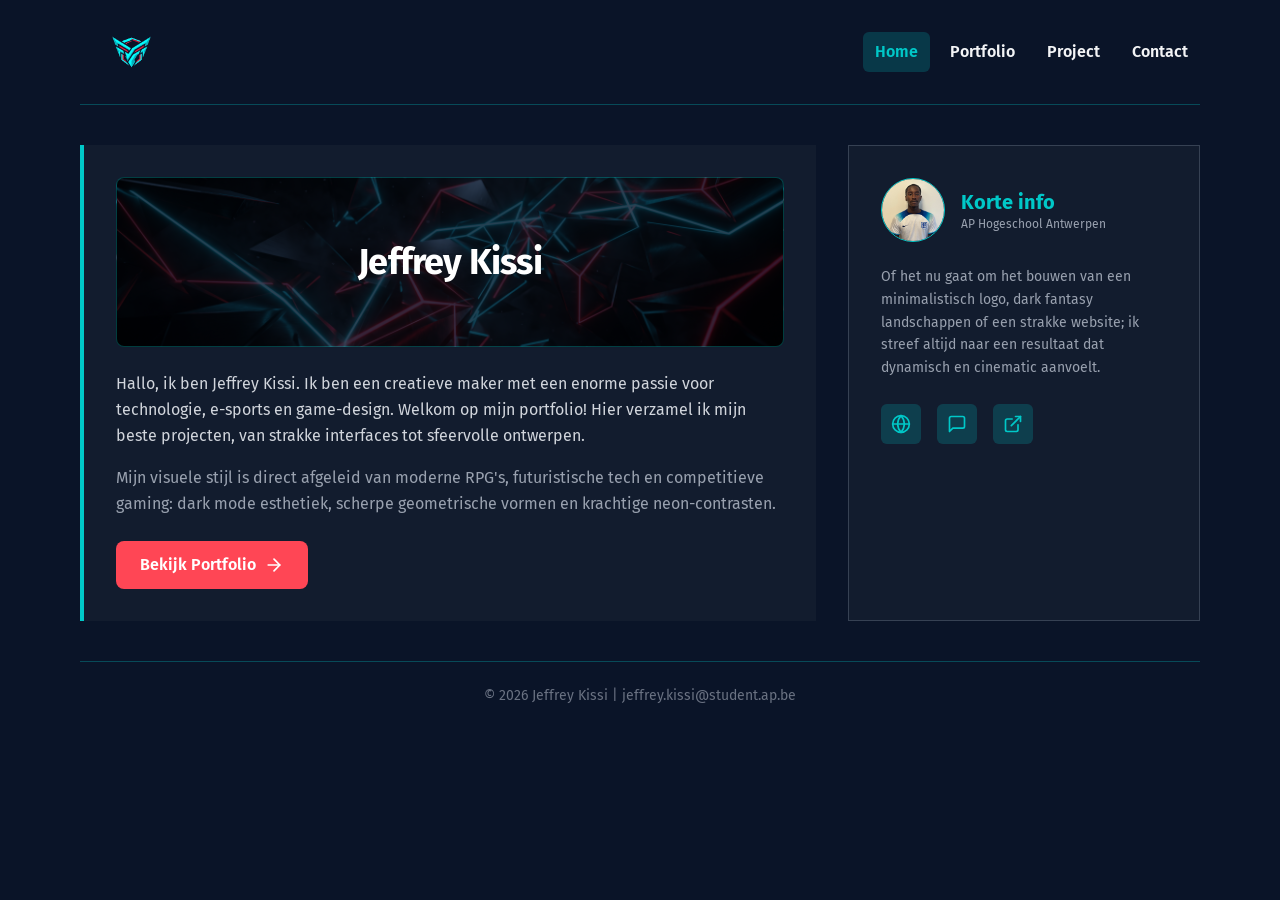
<file: Index.html>
<!DOCTYPE html>
<html lang="nl-BE">
<head>
    <meta charset="UTF-8">
    <meta name="viewport" content="width=device-width, initial-scale=1.0">
    <title>Jeffrey Kissi - Portfolio Systeem- en Netwerkbeheer</title>
    <meta name="description" content="Portfolio van Jeffrey Kissi, student systeem- en netwerkbeheer aan AP Hogeschool met een passie voor tech, netwerken en game-design.">
    <link rel="preconnect" href="https://fonts.googleapis.com">
    <link rel="preconnect" href="https://fonts.gstatic.com" crossorigin>
    <link href="https://fonts.googleapis.com/css2?family=Fira+Sans:wght@400;600;700&display=swap" rel="stylesheet">
    <link rel="stylesheet" href="css/tailwind.css">
    <link rel="stylesheet" href="css/style.css">
</head>
<body>
    <a href="#inhoud" class="sr-only focus:not-sr-only focus:absolute focus:left-2 focus:top-2 focus:rounded-lg focus:bg-[#00C8C8] focus:px-4 focus:py-2 focus:font-bold focus:text-[#0A1428] focus-visible:outline-2 focus-visible:outline-offset-2 focus-visible:outline-white">
        Ga naar de inhoud
    </a>
    
    <div class="max-w-6xl mx-auto px-4">

        <header class="flex flex-wrap items-center justify-between py-6 border-b border-[#00C8C8]/30">
            <a href="index.html" class="rounded-md focus-visible:outline-2 focus-visible:outline-offset-2 focus-visible:outline-[#00C8C8]">
                <img src="images/logo.png" alt="Logo van Jeffrey Kissi" width="200" height="100" class="h-14 w-auto object-contain">
            </a>
            
            <input type="checkbox" id="menu-knop" class="peer sr-only">
            <label for="menu-knop" class="cursor-pointer border border-[#00C8C8] px-3 py-2 text-[#00C8C8] peer-focus-visible:outline-2 peer-focus-visible:outline-offset-2 peer-focus-visible:outline-[#00C8C8] md:hidden">
                Menu
            </label>

            <nav aria-label="Hoofdmenu" class="hidden w-full peer-checked:block md:block md:w-auto mt-4 md:mt-0">
                <ul class="flex flex-col md:flex-row md:gap-2 font-semibold">
                    <li>
                        <a href="index.html" aria-current="page" class="block px-3 py-2 rounded-md bg-[#00C8C8]/20 text-[#00C8C8] focus-visible:outline-2 focus-visible:outline-offset-2 focus-visible:outline-[#00C8C8]">Home</a>
                    </li>
                    <li>
                        <a href="portfolio.html" class="block px-3 py-2 rounded-md hover:bg-gray-800 hover:text-[#00C8C8] focus-visible:outline-2 focus-visible:outline-offset-2 focus-visible:outline-[#00C8C8]">Portfolio</a>
                    </li>
                    <li>
                        <a href="project.html" class="block px-3 py-2 rounded-md hover:bg-gray-800 hover:text-[#00C8C8] focus-visible:outline-2 focus-visible:outline-offset-2 focus-visible:outline-[#00C8C8]">Project</a>
                    </li>
                    <li>
                        <a href="contact.html" class="block px-3 py-2 rounded-md hover:bg-gray-800 hover:text-[#00C8C8] focus-visible:outline-2 focus-visible:outline-offset-2 focus-visible:outline-[#00C8C8]">Contact</a>
                    </li>
                </ul>
            </nav>
        </header>

        <div class="grid grid-cols-1 md:grid-cols-3 gap-8 py-10">
            
            <main id="inhoud" class="md:col-span-2 bg-gray-800/40 p-8 border-l-4 border-[#00C8C8]">
                <div class="bg-[url(../images/sfeerbeeld3.jpg)] bg-cover bg-center bg-gray-700 bg-blend-multiply px-6 py-16 mb-6 text-center border border-[#00C8C8]/30 rounded-lg">
                    <h1 class="text-4xl font-bold tracking-tight text-white">Jeffrey Kissi</h1>
                </div>

                <p class="text-gray-300 leading-relaxed mb-4">
                    Hallo, ik ben Jeffrey Kissi. Ik ben een creatieve maker met een enorme passie voor technologie, e-sports en game-design. Welkom op mijn portfolio! Hier verzamel ik mijn beste projecten, van strakke interfaces tot sfeervolle ontwerpen.
                </p>
                <p class="text-gray-400 leading-relaxed mb-6">
                    Mijn visuele stijl is direct afgeleid van moderne RPG's, futuristische tech en competitieve gaming: dark mode esthetiek, scherpe geometrische vormen en krachtige neon-contrasten.
                </p>

                <a href="portfolio.html" class="inline-flex items-center gap-2 bg-[#FF4655] hover:bg-red-600 text-white font-semibold py-3 px-6 rounded-lg focus-visible:outline-2 focus-visible:outline-offset-2 focus-visible:outline-[#00C8C8]">
                    Bekijk Portfolio
                    <svg xmlns="http://www.w3.org/2000/svg" width="24" height="24" viewBox="0 0 24 24" fill="none" stroke="currentColor" stroke-width="2" stroke-linecap="round" stroke-linejoin="round" class="size-5" aria-hidden="true"><path d="M5 12h14"/><path d="m12 5 7 7-7 7"/></svg>
                </a>
            </main>

            <aside class="bg-gray-800/40 p-8 border border-gray-700">
                <div class="flex items-center gap-4 mb-6">
                    <img src="images/prof-foto.jpeg" alt="Portretfoto van Jeffrey Kissi" width="800" height="1066" class="size-16 rounded-full object-cover border border-[#00C8C8]">
                    <div>
                        <h2 class="font-bold text-xl text-[#00C8C8]">Korte info</h2>
                        <p class="text-xs text-gray-400">AP Hogeschool Antwerpen</p>
                    </div>
                </div>
                <p class="text-gray-400 text-sm leading-relaxed mb-6">
                    Of het nu gaat om het bouwen van een minimalistisch logo, dark fantasy landschappen of een strakke website; ik streef altijd naar een resultaat dat dynamisch en cinematic aanvoelt.
                </p>
                <div class="flex gap-4">
                    <a href="https://facebook.com" class="inline-flex items-center justify-center size-10 bg-[#00C8C8]/20 text-[#00C8C8] hover:bg-[#00C8C8] hover:text-[#0A1428] rounded-md focus-visible:outline-2 focus-visible:outline-offset-2 focus-visible:outline-[#00C8C8]">
                        <svg xmlns="http://www.w3.org/2000/svg" width="24" height="24" viewBox="0 0 24 24" fill="none" stroke="currentColor" stroke-width="2" stroke-linecap="round" stroke-linejoin="round" class="size-5" aria-hidden="true"><circle cx="12" cy="12" r="10"/><path d="M12 2a15.3 15.3 0 0 1 4 10 15.3 15.3 0 0 1-4 10 15.3 15.3 0 0 1-4-10 15.3 15.3 0 0 1 4-10z"/><path d="M2 12h20"/></svg>
                        <span class="sr-only">Volg mij online</span>
                    </a>
                    <a href="https://instagram.com" class="inline-flex items-center justify-center size-10 bg-[#00C8C8]/20 text-[#00C8C8] hover:bg-[#00C8C8] hover:text-[#0A1428] rounded-md focus-visible:outline-2 focus-visible:outline-offset-2 focus-visible:outline-[#00C8C8]">
                        <svg xmlns="http://www.w3.org/2000/svg" width="24" height="24" viewBox="0 0 24 24" fill="none" stroke="currentColor" stroke-width="2" stroke-linecap="round" stroke-linejoin="round" class="size-5" aria-hidden="true"><path d="M21 15a2 2 0 0 1-2 2H7l-4 4V5a2 2 0 0 1 2-2h14a2 2 0 0 1 2 2z"/></svg>
                        <span class="sr-only">Stuur een bericht</span>
                    </a>
                    <a href="https://youtube.com" class="inline-flex items-center justify-center size-10 bg-[#00C8C8]/20 text-[#00C8C8] hover:bg-[#00C8C8] hover:text-[#0A1428] rounded-md focus-visible:outline-2 focus-visible:outline-offset-2 focus-visible:outline-[#00C8C8]">
                        <svg xmlns="http://www.w3.org/2000/svg" width="24" height="24" viewBox="0 0 24 24" fill="none" stroke="currentColor" stroke-width="2" stroke-linecap="round" stroke-linejoin="round" class="size-5" aria-hidden="true"><path d="M18 13v6a2 2 0 0 1-2 2H5a2 2 0 0 1-2-2V8a2 2 0 0 1 2-2h6"/><polyline points="15 3 21 3 21 9"/><line x1="10" x2="21" y1="14" y2="3"/></svg>
                        <span class="sr-only">Externe links</span>
                    </a>
                </div>
            </aside>
            
        </div>

        <footer class="border-t border-[#00C8C8]/30 py-6 text-center text-sm text-gray-500">
            <p>&copy; 2026 Jeffrey Kissi | jeffrey.kissi@student.ap.be</p>
        </footer>

    </div>
</body>
</html>
</file>
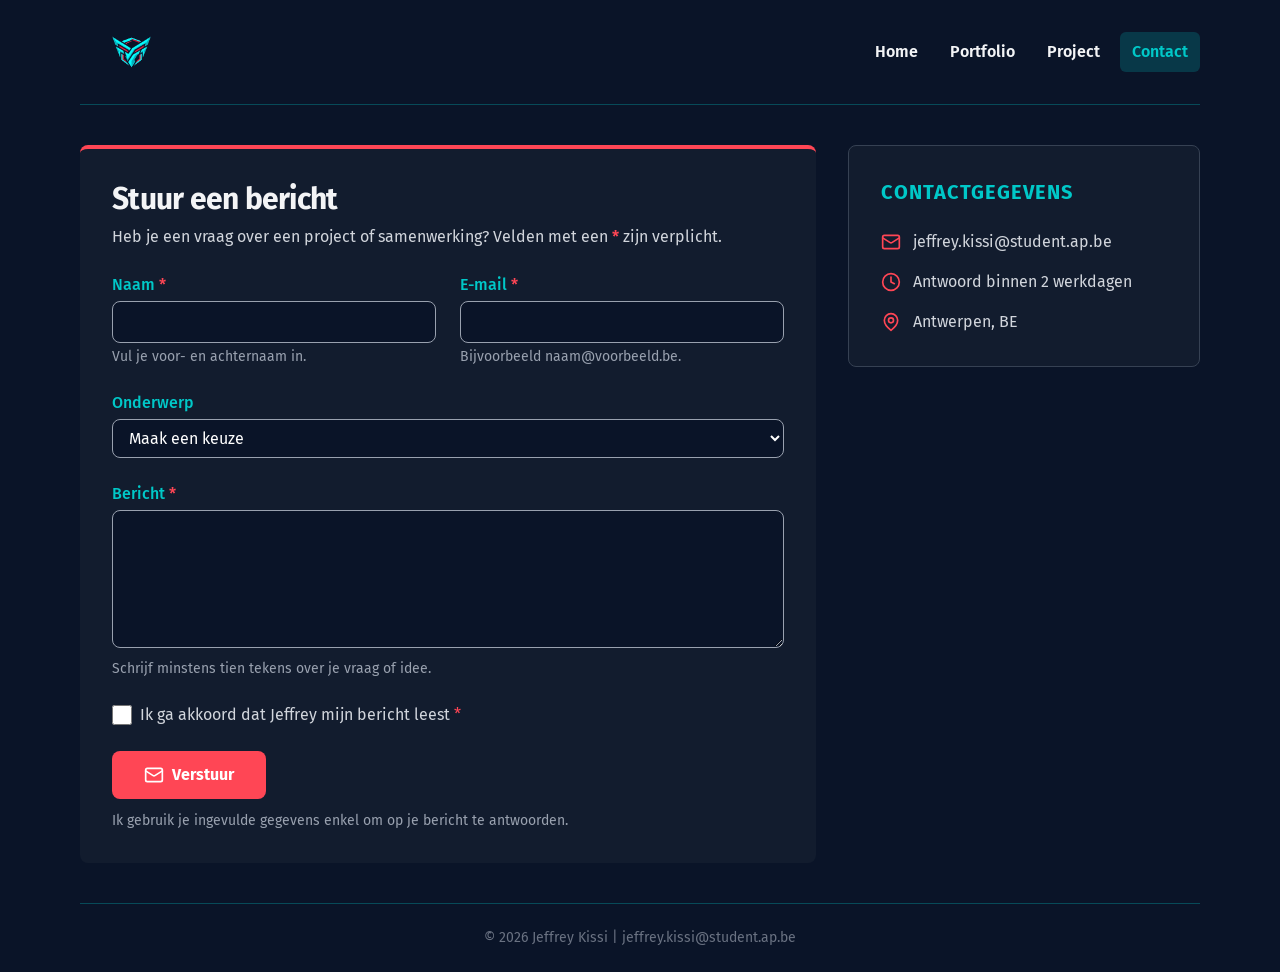
<file: contact.html>
<!DOCTYPE html>
<html lang="nl-BE">
<head>
    <meta charset="UTF-8">
    <meta name="viewport" content="width=device-width, initial-scale=1.0">
    <title>Contact - Neem contact op met Jeffrey Kissi</title>
    <meta name="description" content="Stuur Jeffrey Kissi een bericht voor vragen over een stageplaats, een netwerkproject of een creatieve samenwerking.">
    <link rel="preconnect" href="https://fonts.googleapis.com">
    <link rel="preconnect" href="https://fonts.gstatic.com" crossorigin>
    <link href="https://fonts.googleapis.com/css2?family=Fira+Sans:wght@400;600;700&display=swap" rel="stylesheet">
    <link rel="stylesheet" href="css/tailwind.css">
    <link rel="stylesheet" href="css/style.css">
</head>
<body>
    <a href="#inhoud" class="sr-only focus:not-sr-only focus:absolute focus:left-2 focus:top-2 focus:rounded-lg focus:bg-[#00C8C8] focus:px-4 focus:py-2 focus:font-bold focus:text-[#0A1428] focus-visible:outline-2 focus-visible:outline-offset-2 focus-visible:outline-white">
        Ga naar de inhoud
    </a>
    
    <div class="max-w-6xl mx-auto px-4">
        
        <header class="flex flex-wrap items-center justify-between py-6 border-b border-[#00C8C8]/30">
            <a href="index.html" class="rounded-md focus-visible:outline-2 focus-visible:outline-offset-2 focus-visible:outline-[#00C8C8]">
                <img src="images/logo.png" alt="Logo van Jeffrey Kissi" width="200" height="100" class="h-14 w-auto object-contain">
            </a>
            
            <input type="checkbox" id="menu-knop" class="peer sr-only">
            <label for="menu-knop" class="cursor-pointer border border-[#00C8C8] px-3 py-2 text-[#00C8C8] peer-focus-visible:outline-2 peer-focus-visible:outline-offset-2 peer-focus-visible:outline-[#00C8C8] md:hidden">
                Menu
            </label>

            <nav aria-label="Hoofdmenu" class="hidden w-full peer-checked:block md:block md:w-auto mt-4 md:mt-0">
                <ul class="flex flex-col md:flex-row md:gap-2 font-semibold">
                    <li>
                        <a href="index.html" class="block px-3 py-2 rounded-md hover:bg-gray-800 hover:text-[#00C8C8] focus-visible:outline-2 focus-visible:outline-offset-2 focus-visible:outline-[#00C8C8]">Home</a>
                    </li>
                    <li>
                        <a href="portfolio.html" class="block px-3 py-2 rounded-md hover:bg-gray-800 hover:text-[#00C8C8] focus-visible:outline-2 focus-visible:outline-offset-2 focus-visible:outline-[#00C8C8]">Portfolio</a>
                    </li>
                    <li>
                        <a href="project.html" class="block px-3 py-2 rounded-md hover:bg-gray-800 hover:text-[#00C8C8] focus-visible:outline-2 focus-visible:outline-offset-2 focus-visible:outline-[#00C8C8]">Project</a>
                    </li>
                    <li>
                        <a href="contact.html" aria-current="page" class="block px-3 py-2 rounded-md bg-[#00C8C8]/20 text-[#00C8C8] focus-visible:outline-2 focus-visible:outline-offset-2 focus-visible:outline-[#00C8C8]">Contact</a>
                    </li>
                </ul>
            </nav>
        </header>

        <div class="grid grid-cols-1 md:grid-cols-3 gap-8 py-10">
            
            <main id="inhoud" class="md:col-span-2 bg-gray-800/40 p-8 border-t-4 border-[#FF4655] rounded-lg">
                <h1 class="text-3xl font-bold tracking-tight mb-2">Stuur een bericht</h1>
                <p class="mb-6 text-gray-300">
                    Heb je een vraag over een project of samenwerking? Velden met een <span class="font-semibold text-[#FF4655]">*</span> zijn verplicht.
                </p>
                
                <form name="contact" method="POST" data-netlify="true" class="grid gap-6 md:grid-cols-2">
                    <div>
                        <label for="naam" class="block font-medium text-[#00C8C8]">
                            Naam <span class="text-[#FF4655]" aria-hidden="true">*</span>
                        </label>
                        <input type="text" id="naam" name="naam" autocomplete="name" required aria-describedby="naam-hulp"
                            class="peer mt-1 w-full rounded-lg border border-gray-400 bg-[#0A1428] px-3 py-2 text-white user-invalid:border-red-500 focus-visible:outline-2 focus-visible:outline-offset-2 focus-visible:outline-[#00C8C8]">
                        <p id="naam-hulp" class="mt-1 text-sm text-gray-400">
                            Vul je voor- en achternaam in.
                        </p>
                        <p class="mt-1 hidden text-sm font-semibold text-red-400 peer-user-invalid:block">
                            Vul je naam in. Dit veld is verplicht. 
                        </p>
                    </div>
                    
                    <div>
                        <label for="email" class="block font-medium text-[#00C8C8]">
                            E-mail <span class="text-[#FF4655]" aria-hidden="true">*</span>
                        </label>
                        <input type="email" id="email" name="email" autocomplete="email" required aria-describedby="email-hulp"
                            class="peer mt-1 w-full rounded-lg border border-gray-400 bg-[#0A1428] px-3 py-2 text-white user-invalid:border-red-500 focus-visible:outline-2 focus-visible:outline-offset-2 focus-visible:outline-[#00C8C8]">
                        <p id="email-hulp" class="mt-1 text-sm text-gray-400">
                            Bijvoorbeeld naam@voorbeeld.be.
                        </p>
                        <p class="mt-1 hidden text-sm font-semibold text-red-400 peer-user-invalid:block">
                            Dit e-mailadres klopt niet. Vul het in zoals naam@voorbeeld.be.
                        </p>
                    </div>

                    <div class="md:col-span-2">
                        <label for="onderwerp" class="block font-medium text-[#00C8C8]">Onderwerp</label>
                        <select id="onderwerp" name="onderwerp"
                            class="mt-1 w-full rounded-lg border border-gray-400 bg-[#0A1428] px-3 py-2 text-white focus-visible:outline-2 focus-visible:outline-offset-2 focus-visible:outline-[#00C8C8]">
                            <option value="">Maak een keuze</option>
                            <option value="stage">Stage</option>
                            <option value="project">Project of ontwerp</option>
                            <option value="vraag">Andere vraag</option>
                        </select>
                    </div>
                    
                    <div class="md:col-span-2">
                        <label for="bericht" class="block font-medium text-[#00C8C8]">
                            Bericht <span class="text-[#FF4655]" aria-hidden="true">*</span>
                        </label>
                        <textarea id="bericht" name="bericht" rows="5" required minlength="10" aria-describedby="bericht-hulp"
                            class="peer mt-1 w-full rounded-lg border border-gray-400 bg-[#0A1428] px-3 py-2 text-white user-invalid:border-red-500 focus-visible:outline-2 focus-visible:outline-offset-2 focus-visible:outline-[#00C8C8]"></textarea>
                        <p id="bericht-hulp" class="mt-1 text-sm text-gray-400">
                            Schrijf minstens tien tekens over je vraag of idee.
                        </p>
                        <p class="mt-1 hidden text-sm font-semibold text-red-400 peer-user-invalid:block">
                            Je bericht is te kort. Schrijf minstens tien tekens.
                        </p>
                    </div>

                    <div class="md:col-span-2 flex items-center gap-2">
                        <input type="checkbox" id="akkoord" name="akkoord" value="ja" required
                            class="size-5 accent-[#FF4655] focus-visible:outline-2 focus-visible:outline-offset-2 focus-visible:outline-[#00C8C8]">
                        <label for="akkoord" class="text-gray-300">
                            Ik ga akkoord dat Jeffrey mijn bericht leest <span class="text-[#FF4655]" aria-hidden="true">*</span>
                        </label>
                    </div>
                    
                    <div class="md:col-span-2">
                        <button type="submit" class="inline-flex items-center justify-center gap-2 bg-[#FF4655] hover:bg-red-600 text-white font-bold py-3 px-8 rounded-lg cursor-pointer focus-visible:outline-2 focus-visible:outline-offset-2 focus-visible:outline-[#00C8C8]">
                            <svg xmlns="http://www.w3.org/2000/svg" width="24" height="24" viewBox="0 0 24 24" fill="none" stroke="currentColor" stroke-width="2" stroke-linecap="round" stroke-linejoin="round" class="size-5" aria-hidden="true"><rect width="20" height="16" x="2" y="4" rx="2"/><path d="m22 7-8.97 5.7a1.94 1.94 0 0 1-2.06 0L2 7"/></svg>
                            Verstuur
                        </button>
                        <p class="mt-3 text-sm text-gray-400">
                            Ik gebruik je ingevulde gegevens enkel om op je bericht te antwoorden.
                        </p>
                    </div>
                </form>
            </main>

            <aside class="bg-gray-800/40 p-8 border border-gray-700 rounded-lg h-fit">
                <h2 class="font-bold text-xl mb-6 text-[#00C8C8] uppercase tracking-wider">Contactgegevens</h2>
                
                <ul class="flex flex-col gap-4 text-gray-300">
                    <li class="flex items-center gap-3">
                        <svg xmlns="http://www.w3.org/2000/svg" width="24" height="24" viewBox="0 0 24 24" fill="none" stroke="currentColor" stroke-width="2" stroke-linecap="round" stroke-linejoin="round" class="size-5 text-[#FF4655]" aria-hidden="true"><rect width="20" height="16" x="2" y="4" rx="2"/><path d="m22 7-8.97 5.7a1.94 1.94 0 0 1-2.06 0L2 7"/></svg>
                        <a href="mailto:jeffrey.kissi@student.ap.be" class="rounded-sm hover:text-[#00C8C8] hover:underline focus-visible:outline-2 focus-visible:outline-offset-2 focus-visible:outline-[#00C8C8]">jeffrey.kissi@student.ap.be</a>
                    </li>
                    <li class="flex items-center gap-3">
                        <svg xmlns="http://www.w3.org/2000/svg" width="24" height="24" viewBox="0 0 24 24" fill="none" stroke="currentColor" stroke-width="2" stroke-linecap="round" stroke-linejoin="round" class="size-5 text-[#FF4655]" aria-hidden="true"><circle cx="12" cy="12" r="10"/><polyline points="12 6 12 12 16 14"/></svg>
                        <div>Antwoord binnen 2 werkdagen</div>
                    </li>
                    <li class="flex items-center gap-3">
                        <svg xmlns="http://www.w3.org/2000/svg" width="24" height="24" viewBox="0 0 24 24" fill="none" stroke="currentColor" stroke-width="2" stroke-linecap="round" stroke-linejoin="round" class="size-5 text-[#FF4655]" aria-hidden="true"><path d="M20 10c0 6-8 12-8 12s-8-6-8-12a8 8 0 0 1 16 0Z"/><circle cx="12" cy="10" r="3"/></svg>
                        <div>Antwerpen, BE</div>
                    </li>
                </ul>
            </aside>
            
        </div>

        <footer class="border-t border-[#00C8C8]/30 py-6 text-center text-sm text-gray-500">
            <p>&copy; 2026 Jeffrey Kissi | jeffrey.kissi@student.ap.be</p>
        </footer>

    </div>
</body>
</html>
</file>
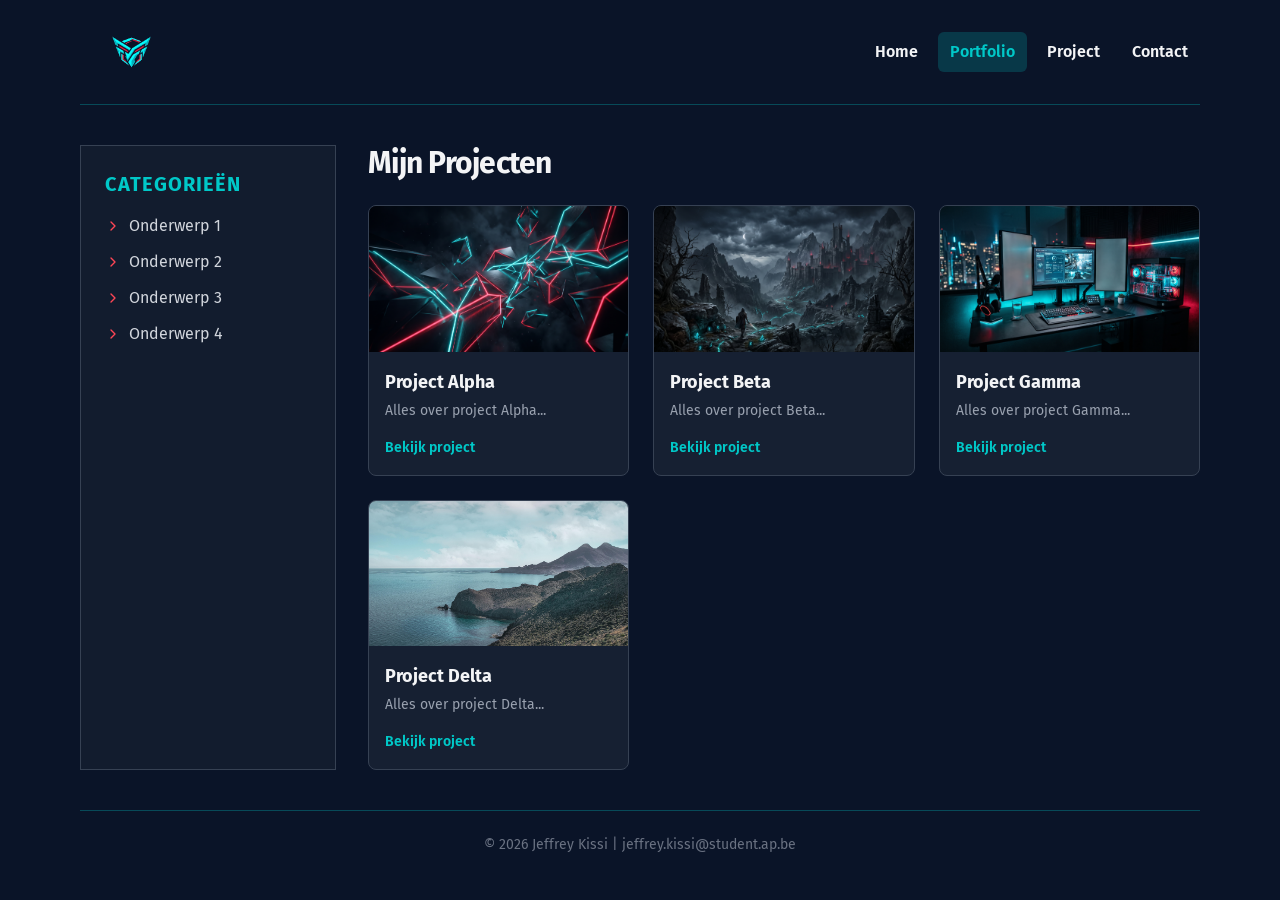
<file: portfolio.html>
<!DOCTYPE html>
<html lang="nl-BE">
<head>
    <meta charset="UTF-8">
    <meta name="viewport" content="width=device-width, initial-scale=1.0">
    <title>Mijn Projecten - Portfolio van Jeffrey Kissi</title>
    <meta name="description" content="Overzicht van projecten van Jeffrey Kissi op het vlak van netwerkopstellingen, webdesign, esports branding en dark fantasy art.">
    <link rel="preconnect" href="https://fonts.googleapis.com">
    <link rel="preconnect" href="https://fonts.gstatic.com" crossorigin>
    <link href="https://fonts.googleapis.com/css2?family=Fira+Sans:wght@400;600;700&display=swap" rel="stylesheet">
    <link rel="stylesheet" href="css/tailwind.css">
    <link rel="stylesheet" href="css/style.css">
</head>
<body>
    <a href="#inhoud" class="sr-only focus:not-sr-only focus:absolute focus:left-2 focus:top-2 focus:rounded-lg focus:bg-[#00C8C8] focus:px-4 focus:py-2 focus:font-bold focus:text-[#0A1428] focus-visible:outline-2 focus-visible:outline-offset-2 focus-visible:outline-white">
        Ga naar de inhoud
    </a>
    
    <div class="max-w-6xl mx-auto px-4">
        
        <header class="flex flex-wrap items-center justify-between py-6 border-b border-[#00C8C8]/30">
            <a href="index.html" class="rounded-md focus-visible:outline-2 focus-visible:outline-offset-2 focus-visible:outline-[#00C8C8]">
                <img src="images/logo.png" alt="Logo van Jeffrey Kissi" width="200" height="100" class="h-14 w-auto object-contain">
            </a>
            
            <input type="checkbox" id="menu-knop" class="peer sr-only">
            <label for="menu-knop" class="cursor-pointer border border-[#00C8C8] px-3 py-2 text-[#00C8C8] peer-focus-visible:outline-2 peer-focus-visible:outline-offset-2 peer-focus-visible:outline-[#00C8C8] md:hidden">
                Menu
            </label>

            <nav aria-label="Hoofdmenu" class="hidden w-full peer-checked:block md:block md:w-auto mt-4 md:mt-0">
                <ul class="flex flex-col md:flex-row md:gap-2 font-semibold">
                    <li>
                        <a href="index.html" class="block px-3 py-2 rounded-md hover:bg-gray-800 hover:text-[#00C8C8] focus-visible:outline-2 focus-visible:outline-offset-2 focus-visible:outline-[#00C8C8]">Home</a>
                    </li>
                    <li>
                        <a href="portfolio.html" aria-current="page" class="block px-3 py-2 rounded-md bg-[#00C8C8]/20 text-[#00C8C8] focus-visible:outline-2 focus-visible:outline-offset-2 focus-visible:outline-[#00C8C8]">Portfolio</a>
                    </li>
                    <li>
                        <a href="project.html" class="block px-3 py-2 rounded-md hover:bg-gray-800 hover:text-[#00C8C8] focus-visible:outline-2 focus-visible:outline-offset-2 focus-visible:outline-[#00C8C8]">Project</a>
                    </li>
                    <li>
                        <a href="contact.html" class="block px-3 py-2 rounded-md hover:bg-gray-800 hover:text-[#00C8C8] focus-visible:outline-2 focus-visible:outline-offset-2 focus-visible:outline-[#00C8C8]">Contact</a>
                    </li>
                </ul>
            </nav>
        </header>

        <div class="grid grid-cols-1 md:grid-cols-4 gap-8 py-10">
            
            <aside class="md:col-span-1 bg-gray-800/40 p-6 border border-gray-700">
                <h2 class="font-bold text-xl mb-4 text-[#00C8C8] uppercase tracking-wider">Categorieën</h2>
                <ul class="flex flex-col gap-3 text-gray-300">
                    <li class="flex items-center gap-2 hover:text-[#00C8C8]">
                        <svg xmlns="http://www.w3.org/2000/svg" width="24" height="24" viewBox="0 0 24 24" fill="none" stroke="currentColor" stroke-width="2" stroke-linecap="round" stroke-linejoin="round" class="size-4 text-[#FF4655]" aria-hidden="true"><path d="m9 18 6-6-6-6"/></svg>
                        Onderwerp 1
                    </li>
                    <li class="flex items-center gap-2 hover:text-[#00C8C8]">
                        <svg xmlns="http://www.w3.org/2000/svg" width="24" height="24" viewBox="0 0 24 24" fill="none" stroke="currentColor" stroke-width="2" stroke-linecap="round" stroke-linejoin="round" class="size-4 text-[#FF4655]" aria-hidden="true"><path d="m9 18 6-6-6-6"/></svg>
                        Onderwerp 2
                    </li>
                    <li class="flex items-center gap-2 hover:text-[#00C8C8]">
                        <svg xmlns="http://www.w3.org/2000/svg" width="24" height="24" viewBox="0 0 24 24" fill="none" stroke="currentColor" stroke-width="2" stroke-linecap="round" stroke-linejoin="round" class="size-4 text-[#FF4655]" aria-hidden="true"><path d="m9 18 6-6-6-6"/></svg>
                        Onderwerp 3
                    </li>
                    <li class="flex items-center gap-2 hover:text-[#00C8C8]">
                        <svg xmlns="http://www.w3.org/2000/svg" width="24" height="24" viewBox="0 0 24 24" fill="none" stroke="currentColor" stroke-width="2" stroke-linecap="round" stroke-linejoin="round" class="size-4 text-[#FF4655]" aria-hidden="true"><path d="m9 18 6-6-6-6"/></svg>
                        Onderwerp 4
                    </li>
                </ul>
            </aside>

            <main id="inhoud" class="md:col-span-3">
                <h1 class="text-3xl font-bold tracking-tight mb-6">Mijn Projecten</h1>
                <div class="grid grid-cols-1 sm:grid-cols-2 lg:grid-cols-3 gap-6">
                    
                    <article class="overflow-hidden bg-gray-800/60 border border-gray-700 rounded-lg">
                        <img src="images/sfeerbeeld3.jpg" alt="Abstracte driedimensionale vormen met gloeiende rode en cyaan neonlijnen" width="1920" height="1080" class="aspect-video w-full object-cover">
                        <div class="p-4">
                            <h2 class="font-bold text-lg mb-1">Project Alpha</h2>
                            <p class="text-sm text-gray-400 leading-relaxed mb-3">Alles over project Alpha...</p>
                            <a href="project.html" class="rounded-sm text-sm font-semibold text-[#00C8C8] hover:underline focus-visible:outline-2 focus-visible:outline-offset-2 focus-visible:outline-[#00C8C8]">Bekijk project</a>
                        </div>
                    </article>

                    <article class="overflow-hidden bg-gray-800/60 border border-gray-700 rounded-lg">
                        <img src="images/sfeerbeeld1.jpg" alt="Duister fantasylandschap met een kasteel en magische runen" width="3840" height="2160" class="aspect-video w-full object-cover">
                        <div class="p-4">
                            <h2 class="font-bold text-lg mb-1">Project Beta</h2>
                            <p class="text-sm text-gray-400 leading-relaxed mb-3">Alles over project Beta...</p>
                            <a href="project.html" class="rounded-sm text-sm font-semibold text-[#00C8C8] hover:underline focus-visible:outline-2 focus-visible:outline-offset-2 focus-visible:outline-[#00C8C8]">Bekijk project</a>
                        </div>
                    </article>

                    <article class="overflow-hidden bg-gray-800/60 border border-gray-700 rounded-lg">
                        <img src="images/sfeerbeeld2.jpg" alt="Futuristische desk setup met drie monitoren en ledverlichting" width="3840" height="2160" class="aspect-video w-full object-cover">
                        <div class="p-4">
                            <h2 class="font-bold text-lg mb-1">Project Gamma</h2>
                            <p class="text-sm text-gray-400 leading-relaxed mb-3">Alles over project Gamma...</p>
                            <a href="project.html" class="rounded-sm text-sm font-semibold text-[#00C8C8] hover:underline focus-visible:outline-2 focus-visible:outline-offset-2 focus-visible:outline-[#00C8C8]">Bekijk project</a>
                        </div>
                    </article>

                    <article class="overflow-hidden bg-gray-800/60 border border-gray-700 rounded-lg">
                        <img src="images/placeholder.jpg" alt="Landschap met bergen en zee bij bewolkte hemel" width="1920" height="1280" class="aspect-video w-full object-cover">
                        <div class="p-4">
                            <h2 class="font-bold text-lg mb-1">Project Delta</h2>
                            <p class="text-sm text-gray-400 leading-relaxed mb-3">Alles over project Delta...</p>
                            <a href="project.html" class="rounded-sm text-sm font-semibold text-[#00C8C8] hover:underline focus-visible:outline-2 focus-visible:outline-offset-2 focus-visible:outline-[#00C8C8]">Bekijk project</a>
                        </div>
                    </article>

                </div>
            </main>
            
        </div>

        <footer class="border-t border-[#00C8C8]/30 py-6 text-center text-sm text-gray-500">
            <p>&copy; 2026 Jeffrey Kissi | jeffrey.kissi@student.ap.be</p>
        </footer>

    </div>
</body>
</html>
</file>
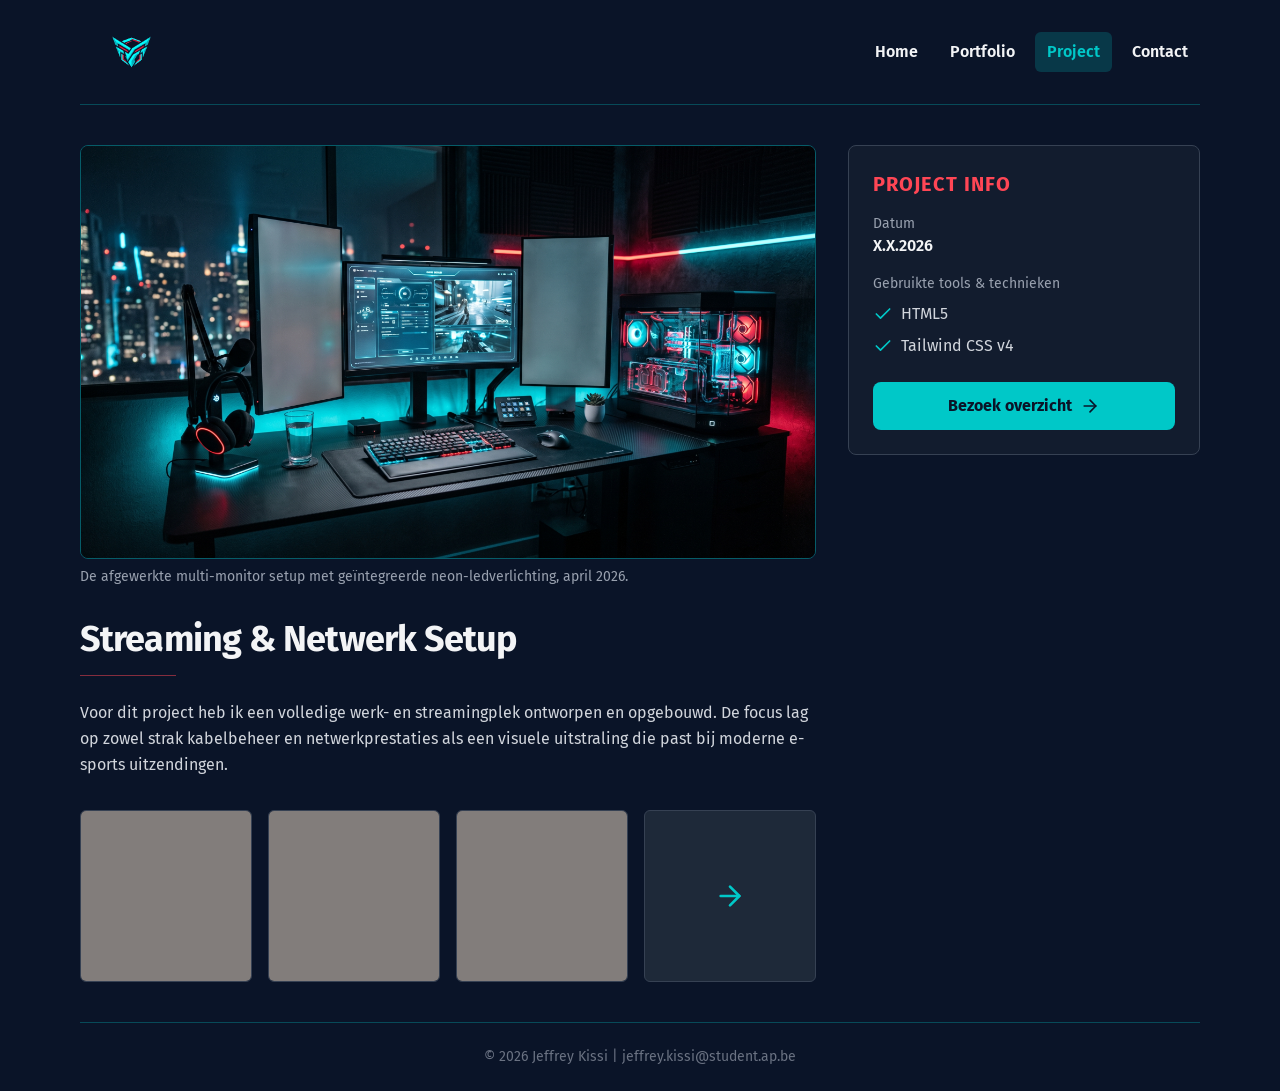
<file: project.html>
<!DOCTYPE html>
<html lang="nl-BE">
<head>
    <meta charset="UTF-8">
    <meta name="viewport" content="width=device-width, initial-scale=1.0">
    <title>Streaming &amp; Netwerk Setup - Project van Jeffrey Kissi</title>
    <meta name="description" content="Detailpagina van het project Streaming en Netwerk Setup door Jeffrey Kissi: multi-monitor opstelling, VLAN-configuratie en strak kabelbeheer.">
    <link rel="preconnect" href="https://fonts.googleapis.com">
    <link rel="preconnect" href="https://fonts.gstatic.com" crossorigin>
    <link href="https://fonts.googleapis.com/css2?family=Fira+Sans:wght@400;600;700&display=swap" rel="stylesheet">
    <link rel="stylesheet" href="css/tailwind.css">
    <link rel="stylesheet" href="css/style.css">
</head>
<body>
    <a href="#inhoud" class="sr-only focus:not-sr-only focus:absolute focus:left-2 focus:top-2 focus:rounded-lg focus:bg-[#00C8C8] focus:px-4 focus:py-2 focus:font-bold focus:text-[#0A1428] focus-visible:outline-2 focus-visible:outline-offset-2 focus-visible:outline-white">
        Ga naar de inhoud
    </a>
    
    <div class="max-w-6xl mx-auto px-4">
        
        <header class="flex flex-wrap items-center justify-between py-6 border-b border-[#00C8C8]/30">
            <a href="index.html" class="rounded-md focus-visible:outline-2 focus-visible:outline-offset-2 focus-visible:outline-[#00C8C8]">
                <img src="images/logo.png" alt="Logo van Jeffrey Kissi" width="200" height="100" class="h-14 w-auto object-contain">
            </a>
            
            <input type="checkbox" id="menu-knop" class="peer sr-only">
            <label for="menu-knop" class="cursor-pointer border border-[#00C8C8] px-3 py-2 text-[#00C8C8] peer-focus-visible:outline-2 peer-focus-visible:outline-offset-2 peer-focus-visible:outline-[#00C8C8] md:hidden">
                Menu
            </label>

            <nav aria-label="Hoofdmenu" class="hidden w-full peer-checked:block md:block md:w-auto mt-4 md:mt-0">
                <ul class="flex flex-col md:flex-row md:gap-2 font-semibold">
                    <li>
                        <a href="index.html" class="block px-3 py-2 rounded-md hover:bg-gray-800 hover:text-[#00C8C8] focus-visible:outline-2 focus-visible:outline-offset-2 focus-visible:outline-[#00C8C8]">Home</a>
                    </li>
                    <li>
                        <a href="portfolio.html" class="block px-3 py-2 rounded-md hover:bg-gray-800 hover:text-[#00C8C8] focus-visible:outline-2 focus-visible:outline-offset-2 focus-visible:outline-[#00C8C8]">Portfolio</a>
                    </li>
                    <li>
                        <a href="project.html" aria-current="page" class="block px-3 py-2 rounded-md bg-[#00C8C8]/20 text-[#00C8C8] focus-visible:outline-2 focus-visible:outline-offset-2 focus-visible:outline-[#00C8C8]">Project</a>
                    </li>
                    <li>
                        <a href="contact.html" class="block px-3 py-2 rounded-md hover:bg-gray-800 hover:text-[#00C8C8] focus-visible:outline-2 focus-visible:outline-offset-2 focus-visible:outline-[#00C8C8]">Contact</a>
                    </li>
                </ul>
            </nav>
        </header>

        <div class="grid grid-cols-1 md:grid-cols-3 gap-8 py-10">
            
            <main id="inhoud" class="md:col-span-2">
                <figure class="mb-8">
                    <img src="images/sfeerbeeld2.jpg" alt="Overzicht van de futuristische gaming en netwerk setup met drie schermen" width="3840" height="2160" class="aspect-video w-full object-cover border border-[#00C8C8]/40 rounded-lg">
                    <figcaption class="mt-2 text-sm text-gray-400">
                        De afgewerkte multi-monitor setup met geïntegreerde neon-ledverlichting, april 2026.
                    </figcaption>
                </figure>
                
                <h1 class="text-4xl font-bold tracking-tight mb-4">Streaming &amp; Netwerk Setup</h1>
                <hr class="border-[#FF4655]/50 w-24 mb-6">
                
                <p class="text-gray-300 leading-relaxed mb-4">
                    Voor dit project heb ik een volledige werk- en streamingplek ontworpen en opgebouwd. De focus lag op zowel strak kabelbeheer en netwerkprestaties als een visuele uitstraling die past bij moderne e-sports uitzendingen.
                </p>
                
                <div class="grid grid-cols-4 gap-4 mt-8">
                    <img src="images/grayfiller.png" alt="Detailopname van het geometrische logo" width="200" height="100" class="aspect-square w-full object-cover border border-gray-700 rounded-md">
                    <img src="images/grayfiller.png" alt="Detailopname van de neon verlichting" width="1920" height="1080" class="aspect-square w-full object-cover border border-gray-700 rounded-md">
                    <img src="images/grayfiller.png" alt="Detailopname van het landschap" width="1920" height="1280" class="aspect-square w-full object-cover border border-gray-700 rounded-md">
                    <a href="portfolio.html" class="bg-gray-800 aspect-square border border-gray-700 flex items-center justify-center text-[#00C8C8] hover:bg-gray-700 rounded-md focus-visible:outline-2 focus-visible:outline-offset-2 focus-visible:outline-[#00C8C8]">
                        <svg xmlns="http://www.w3.org/2000/svg" width="24" height="24" viewBox="0 0 24 24" fill="none" stroke="currentColor" stroke-width="2" stroke-linecap="round" stroke-linejoin="round" class="size-8" aria-hidden="true"><path d="M5 12h14"/><path d="m12 5 7 7-7 7"/></svg>
                        <span class="sr-only">Bekijk alle projecten</span>
                    </a>
                </div>
            </main>

            <aside class="bg-gray-800/40 p-6 border border-gray-700 rounded-lg h-fit">
                <h2 class="font-bold text-xl mb-4 text-[#FF4655] uppercase tracking-wider">Project Info</h2>
                
                <div class="mb-4">
                    <p class="text-sm text-gray-400">Datum</p>
                    <p class="font-semibold">X.X.2026</p>
                </div>
                
                <div class="mb-6">
                    <p class="text-sm text-gray-400 mb-2">Gebruikte tools &amp; technieken</p>
                    <ul class="flex flex-col gap-2 text-gray-300">
                        <li class="flex items-center gap-2">
                            <svg xmlns="http://www.w3.org/2000/svg" width="24" height="24" viewBox="0 0 24 24" fill="none" stroke="currentColor" stroke-width="2" stroke-linecap="round" stroke-linejoin="round" class="size-5 text-[#00C8C8]" aria-hidden="true"><path d="M20 6 9 17l-5-5"/></svg>
                            HTML5
                        </li>
                        <li class="flex items-center gap-2">
                            <svg xmlns="http://www.w3.org/2000/svg" width="24" height="24" viewBox="0 0 24 24" fill="none" stroke="currentColor" stroke-width="2" stroke-linecap="round" stroke-linejoin="round" class="size-5 text-[#00C8C8]" aria-hidden="true"><path d="M20 6 9 17l-5-5"/></svg>
                            Tailwind CSS v4
                        </li>
                    </ul>
                </div>
                
                <a href="portfolio.html" class="inline-flex w-full items-center justify-center gap-2 bg-[#00C8C8] hover:bg-teal-300 text-[#0A1428] font-bold py-3 px-4 text-center rounded-lg focus-visible:outline-2 focus-visible:outline-offset-2 focus-visible:outline-white">
                    Bezoek overzicht
                    <svg xmlns="http://www.w3.org/2000/svg" width="24" height="24" viewBox="0 0 24 24" fill="none" stroke="currentColor" stroke-width="2" stroke-linecap="round" stroke-linejoin="round" class="size-5" aria-hidden="true"><path d="M5 12h14"/><path d="m12 5 7 7-7 7"/></svg>
                </a>
            </aside>
            
        </div>

        <footer class="border-t border-[#00C8C8]/30 py-6 text-center text-sm text-gray-500">
            <p>&copy; 2026 Jeffrey Kissi | jeffrey.kissi@student.ap.be</p>
        </footer>

    </div>
</body>
</html>
</file>
<file: css/style.css>
body {
    background-color: #0A1428;
    color: #f3f4f6;
    font-family: "Fira Sans", sans-serif;
}
</file>
